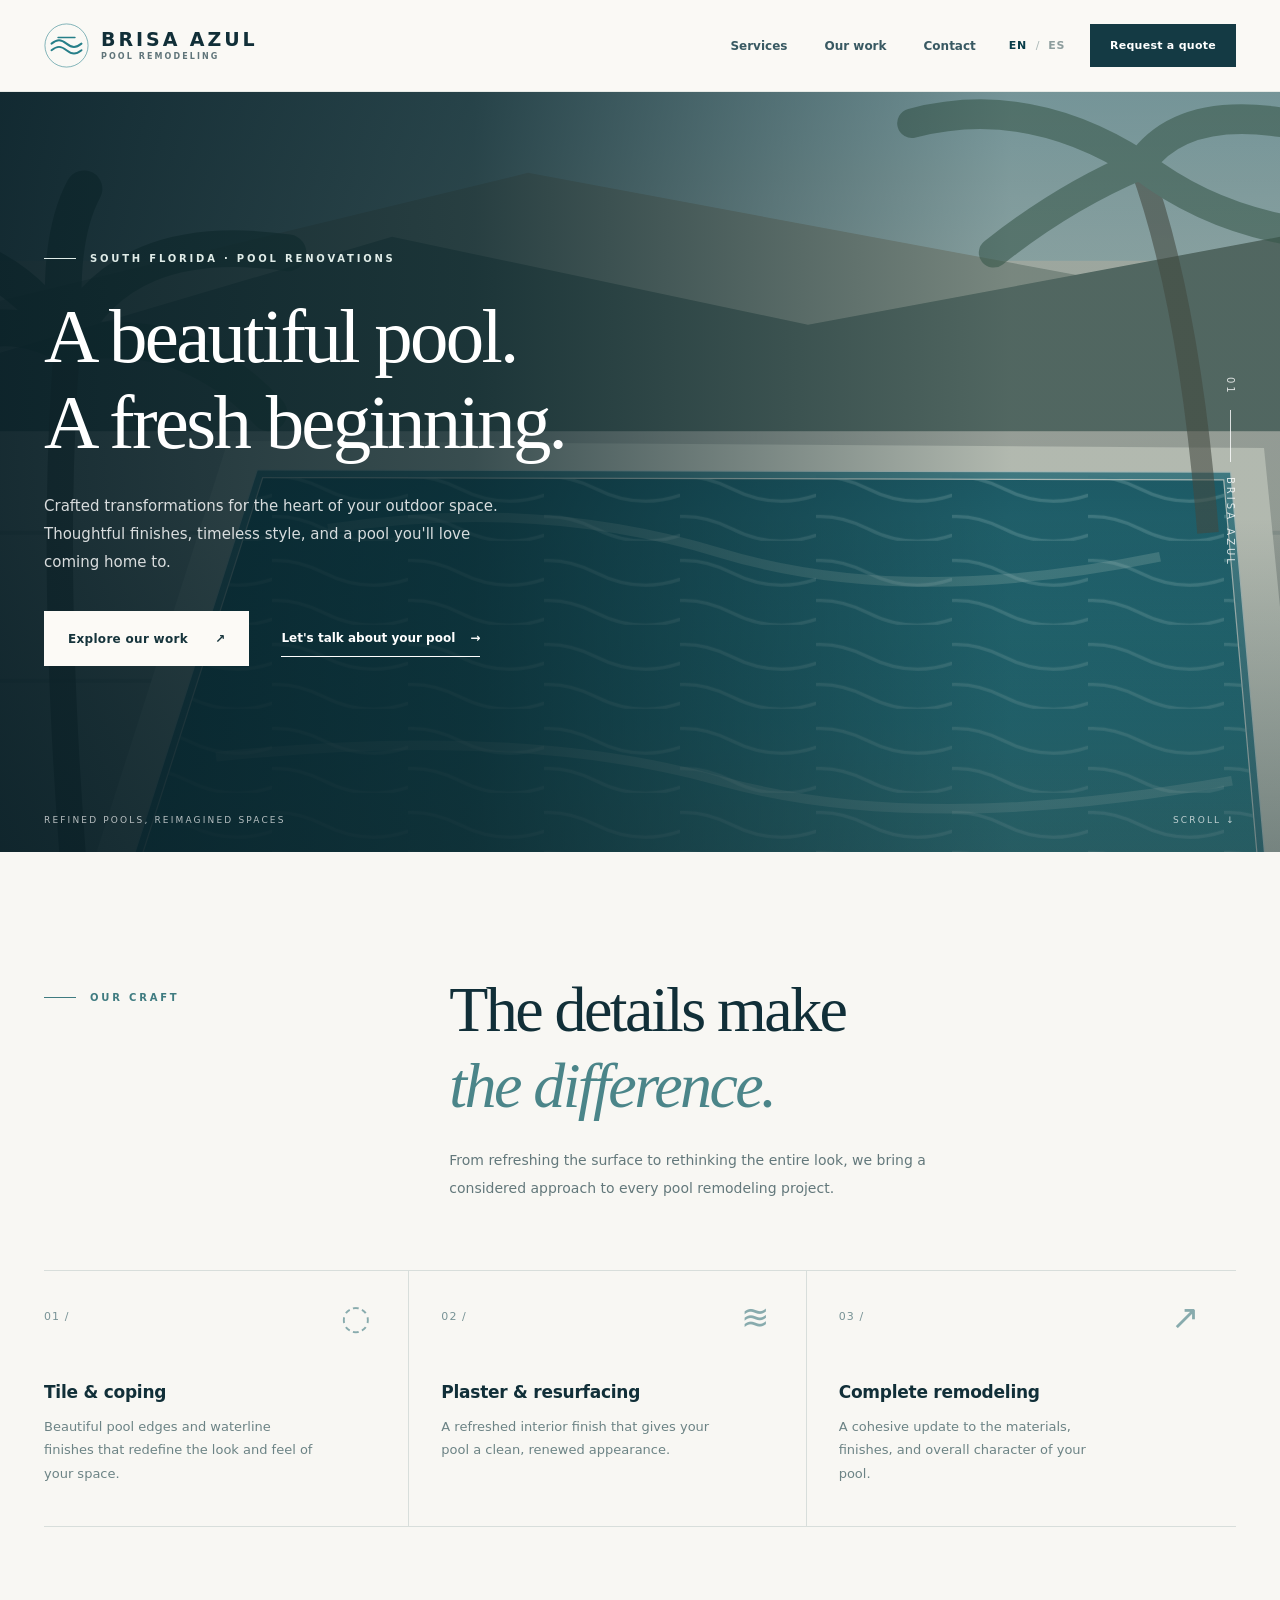
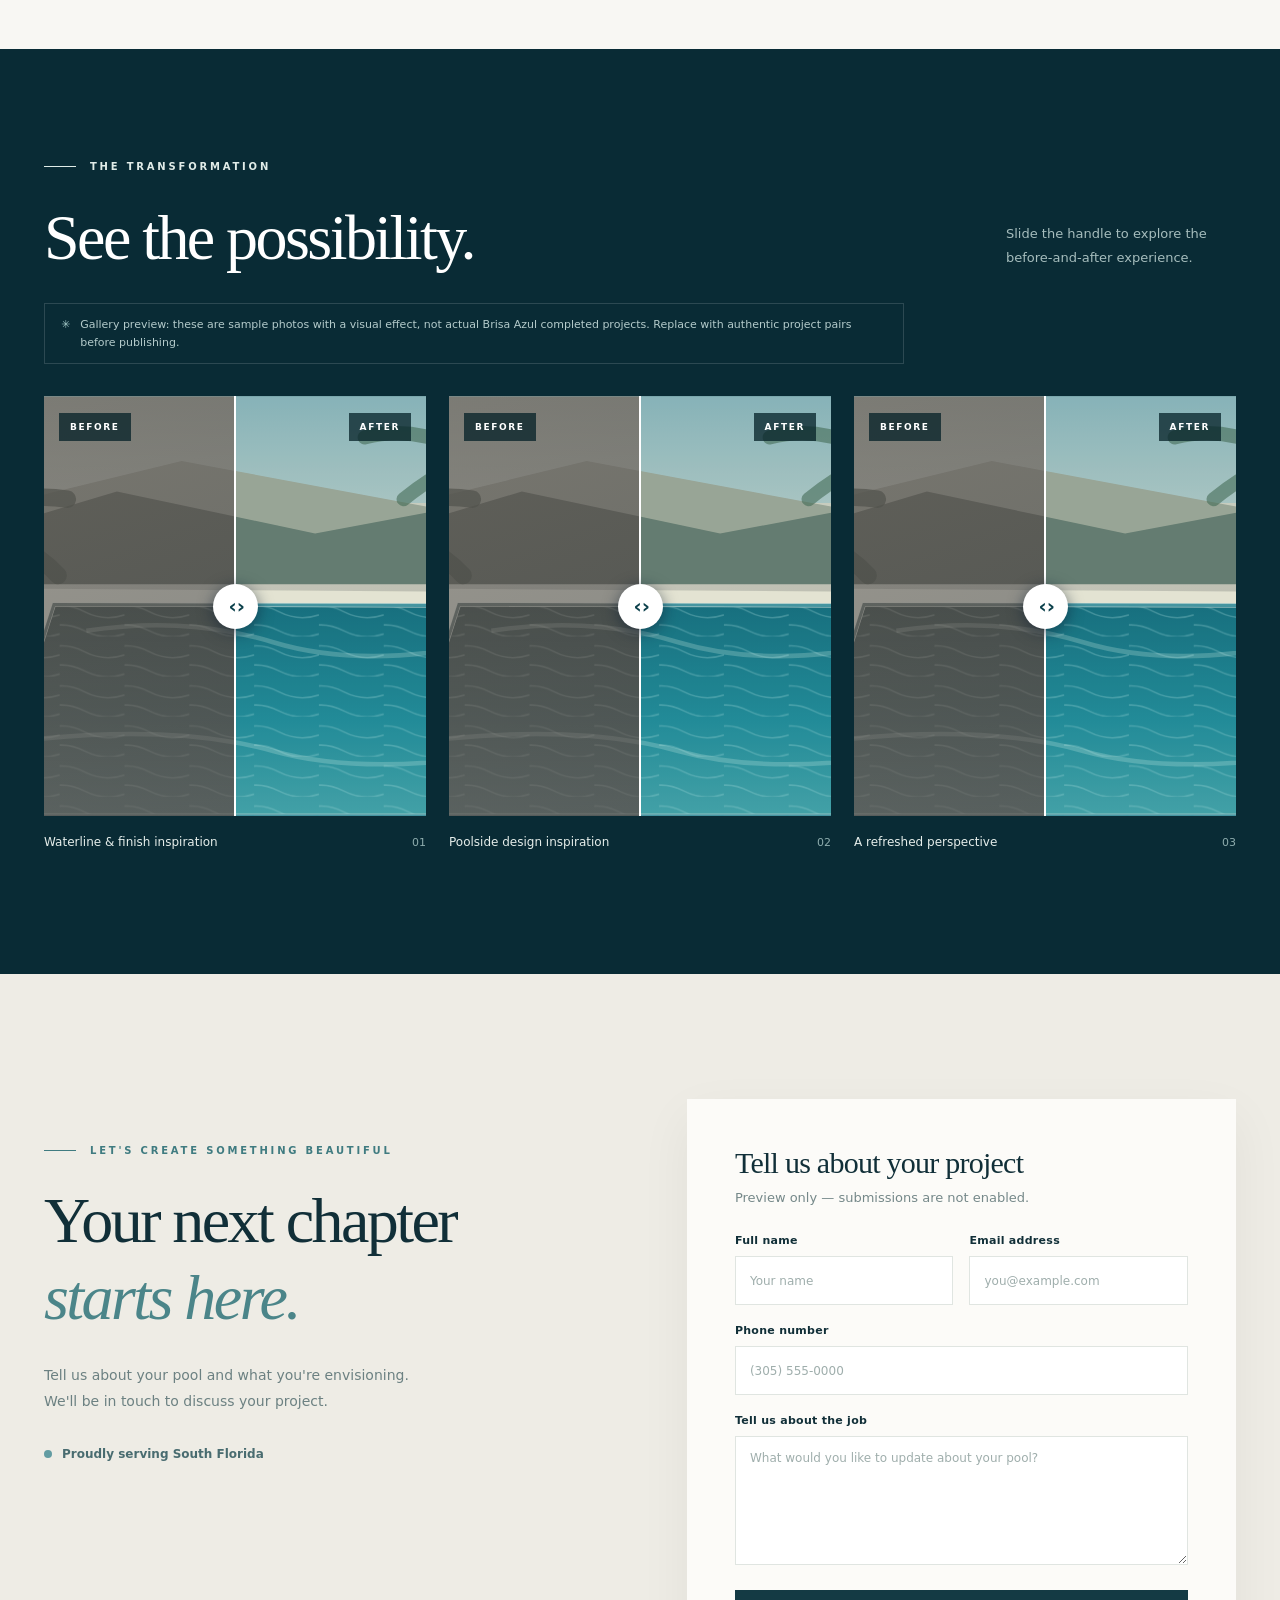
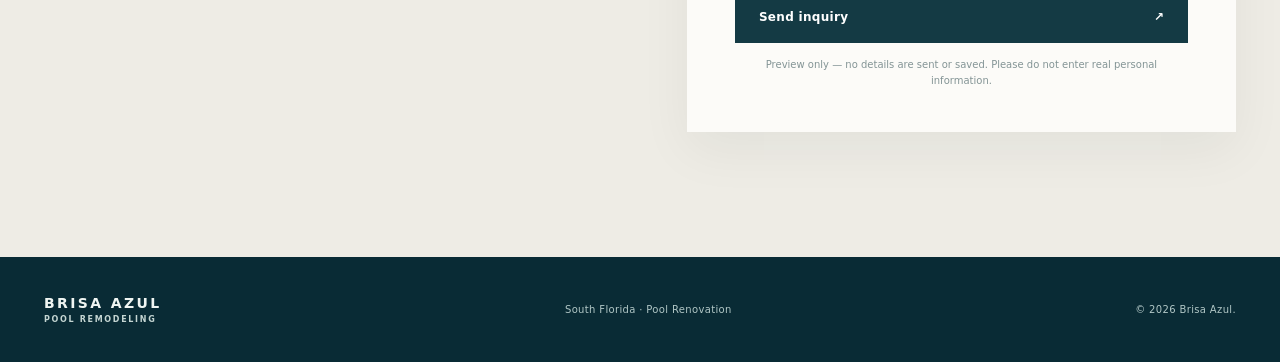
<file: index.html>
<!doctype html>
<html lang="en">
<head>
  <meta charset="utf-8">
  <meta name="viewport" content="width=device-width,initial-scale=1,viewport-fit=cover">
  <meta http-equiv="Content-Security-Policy" content="default-src 'self'; script-src 'self'; style-src 'self' 'unsafe-inline' https://fonts.googleapis.com; font-src 'self' https://fonts.gstatic.com; img-src 'self' https://images.unsplash.com; connect-src 'none'; object-src 'none'; base-uri 'none'; form-action 'none'; upgrade-insecure-requests">
  <meta name="theme-color" content="#102f39">
  <meta name="description" content="Brisa Azul Pool Remodeling — pool tile, coping, plaster, resurfacing and renovations in South Florida. Request a quote for your next pool project.">
  <meta property="og:title" content="Brisa Azul | Pool Remodeling in South Florida">
  <meta property="og:description" content="Beautifully renewed pools. Tile, coping, plaster and complete pool remodeling in South Florida.">
  <title>Brisa Azul | Pool Remodeling · South Florida</title>
  <link rel="preconnect" href="https://fonts.googleapis.com">
  <link rel="preconnect" href="https://fonts.gstatic.com" crossorigin>
  <link href="https://fonts.googleapis.com/css2?family=DM+Sans:wght@400;500;600;700&family=Manrope:wght@400;500;600;700&family=Playfair+Display:wght@400;500;600&display=swap" rel="stylesheet">
  <link rel="stylesheet" href="styles.css">
  <script defer src="script.js"></script>
</head>
<body>
  <a class="skip" href="#main" data-i18n="skip">Skip to content</a>
  <header class="site-header" id="top">
    <div class="shell header-inner">
      <a class="brand" href="#top" aria-label="Brisa Azul Pool Remodeling — home">
        <span class="brand-icon" aria-hidden="true">
          <svg viewBox="0 0 48 48" fill="none"><circle cx="24" cy="24" r="23" stroke="currentColor" stroke-width="1" opacity=".6"/><path d="M8 22c6-4.7 10-4.7 16 0s10 4.7 16 0M8 29c6-4.7 10-4.7 16 0s10 4.7 16 0" stroke="currentColor" stroke-width="2.1" stroke-linecap="round"/><path d="M15 15.5h18" stroke="currentColor" stroke-width="1.6" stroke-linecap="round"/></svg>
        </span>
        <span class="brand-text"><strong>BRISA AZUL</strong><small>POOL REMODELING</small></span>
      </a>
      <nav class="nav-links" aria-label="Main navigation">
        <a href="#services" data-i18n="navServices">Services</a>
        <a href="#work" data-i18n="navWork">Our work</a>
        <a href="#contact" data-i18n="navContact">Contact</a>
      </nav>
      <div class="header-actions">
        <div class="language-switch" role="group" aria-label="Language / Idioma">
          <button type="button" class="lang-btn is-current" data-lang="en" aria-pressed="true" title="English">EN</button>
          <span aria-hidden="true">/</span>
          <button type="button" class="lang-btn" data-lang="es" aria-pressed="false" title="Español">ES</button>
        </div>
        <a class="button button-small button-dark header-quote" href="#contact" data-i18n="ctaQuote">Request a quote <span aria-hidden="true">↗</span></a>
      </div>
    </div>
  </header>

  <main id="main">
    <section class="hero" aria-labelledby="hero-title">
      <div class="hero-photo" role="img" aria-label="Beautiful outdoor swimming pool, sample photography"></div>
      <div class="hero-shade"></div>
      <div class="shell hero-inner">
        <div class="hero-copy">
          <p class="eyebrow eyebrow-light"><span class="eyebrow-line"></span><span data-i18n="heroEyebrow">SOUTH FLORIDA · POOL RENOVATIONS</span></p>
          <h1 id="hero-title" data-i18n="heroTitle">A beautiful pool.<br>A fresh beginning.</h1>
          <p class="hero-desc" data-i18n="heroDesc">Crafted transformations for the heart of your outdoor space. Thoughtful finishes, timeless style, and a pool you'll love coming home to.</p>
          <div class="hero-buttons">
            <a class="button button-white" href="#work"><span data-i18n="heroExplore">Explore our work</span><span class="arrow" aria-hidden="true">↗</span></a>
            <a class="text-link text-link-light" href="#contact"><span data-i18n="heroDiscuss">Let's talk about your pool</span><span aria-hidden="true">→</span></a>
          </div>
        </div>
        <div class="hero-side" aria-hidden="true"><span>01</span><span class="vertical-rule"></span><span>BRISA AZUL</span></div>
      </div>
      <div class="hero-bottom shell"><span data-i18n="heroBottom">REFINED POOLS, REIMAGINED SPACES</span><span aria-hidden="true">SCROLL ↓</span></div>
    </section>

    <section class="intro-section" id="services" aria-labelledby="services-title">
      <div class="shell">
        <div class="intro-grid">
          <div><p class="eyebrow dark-eyebrow"><span class="eyebrow-line"></span><span data-i18n="servicesEyebrow">OUR CRAFT</span></p></div>
          <div><h2 class="serif-heading" id="services-title" data-i18n="servicesTitle">The details make<br><em>the difference.</em></h2><p class="intro-body" data-i18n="servicesIntro">From refreshing the surface to rethinking the entire look, we bring a considered approach to every pool remodeling project.</p></div>
        </div>
        <div class="service-grid">
          <article class="service-card"><span class="service-number">01 /</span><span class="service-mark" aria-hidden="true">◌</span><h3 data-i18n="service1">Tile &amp; coping</h3><p data-i18n="service1Desc">Beautiful pool edges and waterline finishes that redefine the look and feel of your space.</p></article>
          <article class="service-card"><span class="service-number">02 /</span><span class="service-mark" aria-hidden="true">≋</span><h3 data-i18n="service2">Plaster &amp; resurfacing</h3><p data-i18n="service2Desc">A refreshed interior finish that gives your pool a clean, renewed appearance.</p></article>
          <article class="service-card"><span class="service-number">03 /</span><span class="service-mark" aria-hidden="true">↗</span><h3 data-i18n="service3">Complete remodeling</h3><p data-i18n="service3Desc">A cohesive update to the materials, finishes, and overall character of your pool.</p></article>
        </div>
      </div>
    </section>

    <section class="work-section" id="work" aria-labelledby="work-title">
      <div class="shell">
        <div class="work-heading"><div><p class="eyebrow eyebrow-light"><span class="eyebrow-line"></span><span data-i18n="workEyebrow">THE TRANSFORMATION</span></p><h2 class="serif-heading heading-light" id="work-title" data-i18n="workTitle">See the possibility.</h2></div><p data-i18n="workSubtitle">Slide the handle to explore the before-and-after experience.</p></div>
        <p class="demo-note" role="note"><span aria-hidden="true">✳</span><span data-i18n="demoNote">Gallery preview: these are sample photos with a visual effect, not actual Brisa Azul completed projects. Replace with authentic project pairs before publishing.</span></p>
        <div class="project-grid">
          <article class="project-card">
            <div class="comparison" style="--split:50%" data-comparison>
              <img class="after-photo" src="https://images.unsplash.com/photo-1576013551627-0cc20b96c2a7?w=1100&auto=format&fit=crop&q=82" alt="Example outdoor pool photo, visually enhanced illustration" loading="lazy" data-i18n-alt="afterAlt">
              <div class="before-clip"><img src="https://images.unsplash.com/photo-1576013551627-0cc20b96c2a7?w=1100&auto=format&fit=crop&q=82" alt="Same sample pool photo with faded before-style visual filter" loading="lazy" data-i18n-alt="beforeAlt"></div>
              <span class="image-chip chip-before" data-i18n="before">BEFORE</span><span class="image-chip chip-after" data-i18n="after">AFTER</span>
              <div class="compare-divider" aria-hidden="true"><span class="compare-handle">‹ ›</span></div>
              <input class="compare-range" type="range" min="0" max="100" value="50" aria-label="Swipe to compare the before and after sample" data-i18n-aria="rangeLabel">
            </div>
            <div class="project-caption"><span data-i18n="project1">Waterline &amp; finish inspiration</span><span class="project-no">01</span></div>
          </article>
          <article class="project-card">
            <div class="comparison" style="--split:50%" data-comparison>
              <img class="after-photo" src="https://images.unsplash.com/photo-1575429198097-0414ec08e8cd?w=1100&auto=format&fit=crop&q=82" alt="Example clean turquoise pool photo" loading="lazy" data-i18n-alt="afterAlt">
              <div class="before-clip"><img src="https://images.unsplash.com/photo-1575429198097-0414ec08e8cd?w=1100&auto=format&fit=crop&q=82" alt="Same sample pool photo with faded before-style visual filter" loading="lazy" data-i18n-alt="beforeAlt"></div>
              <span class="image-chip chip-before" data-i18n="before">BEFORE</span><span class="image-chip chip-after" data-i18n="after">AFTER</span>
              <div class="compare-divider" aria-hidden="true"><span class="compare-handle">‹ ›</span></div>
              <input class="compare-range" type="range" min="0" max="100" value="50" aria-label="Swipe to compare the before and after sample" data-i18n-aria="rangeLabel">
            </div>
            <div class="project-caption"><span data-i18n="project2">Poolside design inspiration</span><span class="project-no">02</span></div>
          </article>
          <article class="project-card">
            <div class="comparison" style="--split:50%" data-comparison>
              <img class="after-photo" src="https://images.unsplash.com/photo-1572331165267-854da2b10ccc?w=1100&auto=format&fit=crop&q=82" alt="Example resort-style pool photo" loading="lazy" data-i18n-alt="afterAlt">
              <div class="before-clip"><img src="https://images.unsplash.com/photo-1572331165267-854da2b10ccc?w=1100&auto=format&fit=crop&q=82" alt="Same sample pool photo with faded before-style visual filter" loading="lazy" data-i18n-alt="beforeAlt"></div>
              <span class="image-chip chip-before" data-i18n="before">BEFORE</span><span class="image-chip chip-after" data-i18n="after">AFTER</span>
              <div class="compare-divider" aria-hidden="true"><span class="compare-handle">‹ ›</span></div>
              <input class="compare-range" type="range" min="0" max="100" value="50" aria-label="Swipe to compare the before and after sample" data-i18n-aria="rangeLabel">
            </div>
            <div class="project-caption"><span data-i18n="project3">A refreshed perspective</span><span class="project-no">03</span></div>
          </article>
        </div>
      </div>
    </section>

    <section class="contact-section" id="contact" aria-labelledby="contact-title">
      <div class="shell contact-grid">
        <div class="contact-copy"><p class="eyebrow dark-eyebrow"><span class="eyebrow-line"></span><span data-i18n="contactEyebrow">LET'S CREATE SOMETHING BEAUTIFUL</span></p><h2 class="serif-heading" id="contact-title" data-i18n="contactTitle">Your next chapter<br><em>starts here.</em></h2><p data-i18n="contactIntro">Tell us about your pool and what you're envisioning. We'll be in touch to discuss your project.</p><div class="region-pill"><span class="region-dot"></span><span data-i18n="region">Proudly serving South Florida</span></div></div>
        <div class="form-panel">
          <h3 data-i18n="formTitle">Tell us about your project</h3>
          <p class="form-subtitle" data-i18n="formSub">Preview only — submissions are not enabled.</p>
          <form id="contact-form" name="pool-inquiry">
            <input type="hidden" name="language" id="contact-language" value="en">
            <p class="hidden-field"><label>Don't fill this out <input name="bot-field" tabindex="-1" autocomplete="off"></label></p>
            <div class="form-row">
              <div class="form-field"><label for="name" data-i18n="labelName">Full name</label><input id="name" name="name" autocomplete="name" type="text" required maxlength="120" data-i18n-placeholder="placeholderName" placeholder="Your name"></div>
              <div class="form-field"><label for="email" data-i18n="labelEmail">Email address</label><input id="email" name="email" autocomplete="email" type="email" required maxlength="254" data-i18n-placeholder="placeholderEmail" placeholder="you@example.com"></div>
            </div>
            <div class="form-field"><label for="phone" data-i18n="labelPhone">Phone number</label><input id="phone" name="phone" type="tel" autocomplete="tel" inputmode="tel" required minlength="7" maxlength="30" data-i18n-placeholder="placeholderPhone" placeholder="(305) 555-0000"></div>
            <div class="form-field"><label for="details" data-i18n="labelDetails">Tell us about the job</label><textarea id="details" name="description" rows="5" required minlength="10" maxlength="3000" data-i18n-placeholder="placeholderDetails" placeholder="What would you like to update about your pool?"></textarea></div>
            <button type="button" data-demo-submit class="button button-dark submit-button"><span data-i18n="sendRequest">Send inquiry</span><span aria-hidden="true">↗</span></button>
            <p class="form-privacy" data-i18n="formPrivacy">Preview only — no details are sent or saved. Please do not enter real personal information.</p>
            <p id="form-feedback" class="form-feedback" role="status" aria-live="polite" hidden></p>
          </form>
        </div>
      </div>
    </section>
  </main>

  <footer class="site-footer"><div class="shell footer-inner"><a class="footer-brand" href="#top">BRISA AZUL <span>POOL REMODELING</span></a><span data-i18n="footerArea">South Florida · Pool Renovation</span><span class="copyright">© <span id="year"></span> Brisa Azul.</span></div></footer>
  <a class="mobile-sticky-cta" href="#contact"><span data-i18n="mobileCta">Request a quote</span><span aria-hidden="true">↗</span></a>
</body>
</html>
</file>
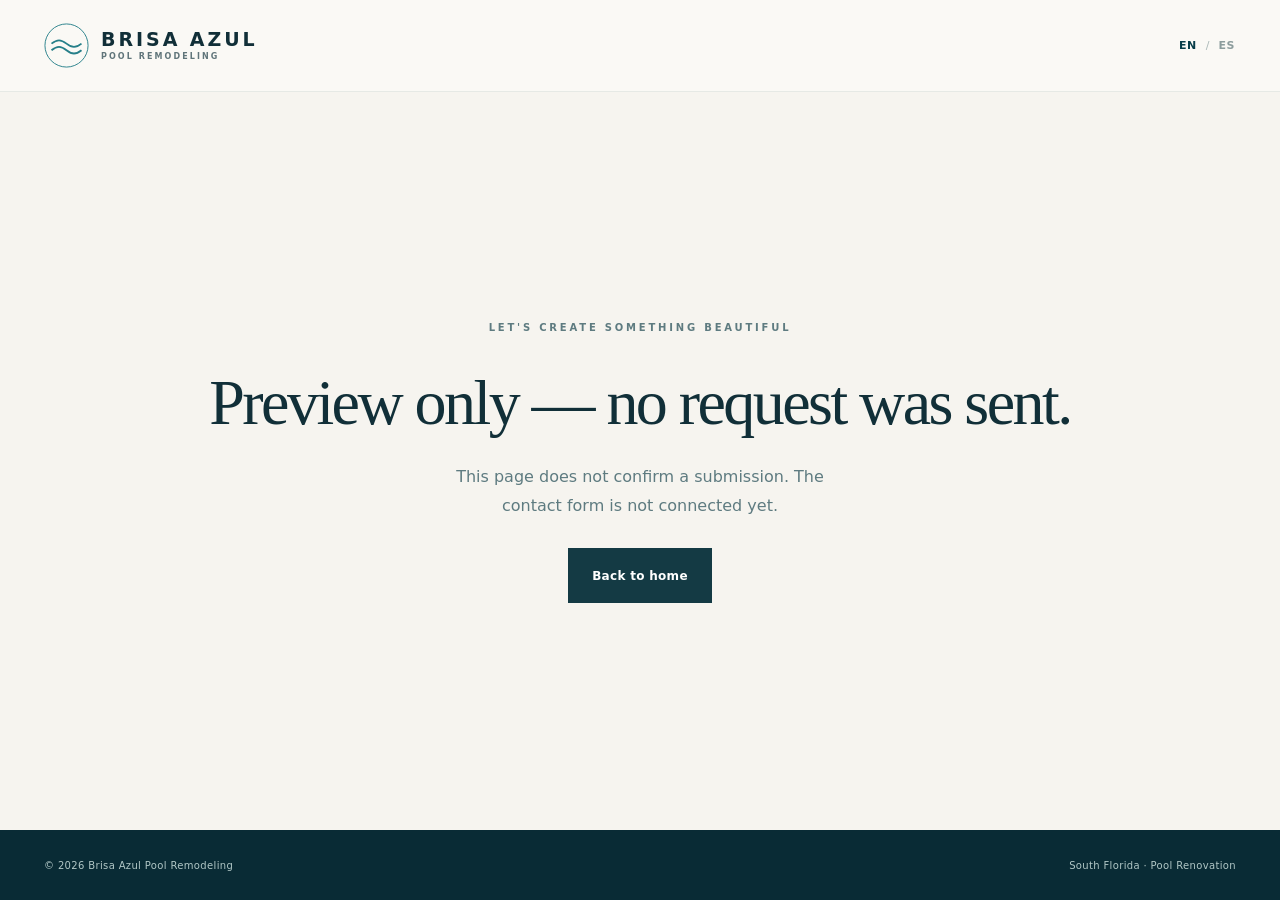
<file: thank-you.html>
<!doctype html><html lang="en"><head><meta charset="utf-8"><meta name="viewport" content="width=device-width,initial-scale=1"><meta http-equiv="Content-Security-Policy" content="default-src 'self'; script-src 'self'; style-src 'self' 'unsafe-inline' https://fonts.googleapis.com; font-src 'self' https://fonts.gstatic.com; img-src 'self' https://images.unsplash.com; connect-src 'none'; object-src 'none'; base-uri 'none'; form-action 'none'; upgrade-insecure-requests"><meta name="theme-color" content="#102f39"><title>Thank you | Brisa Azul</title><link rel="preconnect" href="https://fonts.googleapis.com"><link rel="preconnect" href="https://fonts.gstatic.com" crossorigin><link href="https://fonts.googleapis.com/css2?family=DM+Sans:wght@400;500;600;700&family=Playfair+Display:wght@400;500;600&display=swap" rel="stylesheet"><link rel="stylesheet" href="styles.css"><script defer src="script.js"></script></head><body class="thankyou-page"><header class="site-header"><div class="shell header-inner"><a class="brand" href="index.html"><span class="brand-icon" aria-hidden="true"><svg viewBox="0 0 48 48" fill="none"><circle cx="24" cy="24" r="23" stroke="currentColor"/><path d="M8 22c6-4.7 10-4.7 16 0s10 4.7 16 0M8 29c6-4.7 10-4.7 16 0s10 4.7 16 0" stroke="currentColor" stroke-width="2"/></svg></span><span class="brand-text"><strong>BRISA AZUL</strong><small>POOL REMODELING</small></span></a><div class="language-switch" role="group" aria-label="Language / Idioma"><button type="button" class="lang-btn is-current" data-lang="en" aria-pressed="true">EN</button><span aria-hidden="true">/</span><button type="button" class="lang-btn" data-lang="es" aria-pressed="false">ES</button></div></div></header><main class="thankyou-main"><div><p class="eyebrow dark-eyebrow" style="justify-content:center" data-i18n="contactEyebrow">LET'S CREATE SOMETHING BEAUTIFUL</p><h1 class="serif-heading" data-i18n="thankyouTitle">Preview only — no request was sent.</h1><p data-i18n="thankyouDesc">This page does not confirm a submission. The contact form is not connected yet.</p><a class="button button-dark back-button" href="index.html" data-i18n="thankyouBack">Back to home</a></div></main><footer class="site-footer"><div class="shell footer-inner"><span>© <span id="year"></span> Brisa Azul Pool Remodeling</span><span data-i18n="footerArea">South Florida · Pool Renovation</span></div></footer></body></html>
</file>
<file: styles.css>
:root{--ink:#112f38;--deep:#092b35;--deeper:#06242e;--teal:#4d8e94;--sand:#f6f4ef;--warm:#edeae2;--muted:#668088;--white:#fff;--serif:'Playfair Display',Georgia,serif;--sans:'DM Sans',system-ui,-apple-system,sans-serif;--max:1200px}*{box-sizing:border-box}html{scroll-behavior:smooth;scroll-padding-top:86px}body{margin:0;background:var(--sand);color:var(--ink);font-family:var(--sans);-webkit-font-smoothing:antialiased}button,input,textarea{font:inherit}button,a{-webkit-tap-highlight-color:transparent}a{color:inherit;text-decoration:none}button{cursor:pointer}img{max-width:100%}.shell{width:min(calc(100% - 88px),var(--max));margin:0 auto}.skip{position:absolute;left:-9999px;top:8px;background:white;color:black;z-index:99;padding:12px}.skip:focus{left:8px}.site-header{position:relative;background:#faf9f5;z-index:30;border-bottom:1px solid rgba(23,65,70,.09)}.header-inner{height:91px;display:flex;align-items:center;justify-content:space-between;gap:32px}.brand{display:inline-flex;align-items:center;gap:12px;flex-shrink:0}.brand-icon{color:#267f89;width:45px;height:45px;display:block}.brand-icon svg{width:100%;height:100%}.brand-text{display:flex;flex-direction:column;gap:3px}.brand-text strong{font-family:var(--sans);font-weight:700;font-size:19px;line-height:1;letter-spacing:.155em}.brand-text small{letter-spacing:.26em;font-size:8px;font-weight:700;color:#60757a}.nav-links{display:flex;align-items:center;gap:37px;margin-left:auto}.nav-links a{font-size:12px;font-weight:600;color:#385962;transition:color .2s}.nav-links a:hover{color:#1b8990}.header-actions{display:flex;align-items:center;gap:24px}.language-switch{display:flex;align-items:center;gap:8px;color:#abb9b8;font-size:11px}.lang-btn{border:0;background:transparent;padding:9px 1px;color:#8c9d9d;font-weight:700;letter-spacing:.05em;font-size:11px}.lang-btn.is-current{color:#073d49}.lang-btn:focus-visible,.nav-links a:focus-visible,a:focus-visible,button:focus-visible,input:focus-visible,textarea:focus-visible{outline:3px solid #67bbc1;outline-offset:4px}.button{display:inline-flex;align-items:center;justify-content:space-between;gap:27px;min-height:55px;padding:0 23px;font-size:12px;font-weight:700;letter-spacing:.025em;border:1px solid transparent;transition:background .2s,color .2s,transform .2s}.button:hover{transform:translateY(-1px)}.button-small{min-height:43px;padding:0 19px;font-size:11px;gap:19px}.button-dark{background:#143a44;color:white}.button-dark:hover{background:#27656a}.button-white{background:#fcfaf6;color:#16343c;min-width:204px}.button-white:hover{background:#e0f2ee}.hero{height:min(760px,calc(100svh - 91px));min-height:620px;background:#153944;position:relative;color:white;overflow:hidden}.hero-photo{position:absolute;inset:0;background-image:url('https://images.unsplash.com/photo-1572331165267-854da2b10ccc?w=2200&auto=format&fit=crop&q=85'),url('pool-fallback.svg');background-position:50% 46%;background-size:cover;filter:saturate(.81) contrast(1.03)}.hero-shade{position:absolute;inset:0;background:linear-gradient(90deg,rgba(5,28,36,.91) 0%,rgba(5,32,39,.77) 37%,rgba(5,35,40,.23) 79%),linear-gradient(0deg,rgba(5,32,39,.35),transparent 44%)}.hero-inner{height:100%;display:flex;align-items:center;justify-content:space-between;position:relative}.hero-copy{max-width:720px;margin-top:-25px}.eyebrow{display:flex;gap:14px;align-items:center;font-size:10px;letter-spacing:.28em;font-weight:700;margin:0 0 30px}.eyebrow-line{width:32px;height:1px;display:inline-block;background:currentColor;flex-shrink:0}.eyebrow-light{color:#e0ece8}.dark-eyebrow{color:#3f7b80}.hero h1{font-family:var(--serif);font-size:clamp(56px,6vw,91px);letter-spacing:-.035em;font-weight:400;line-height:1.13;margin:0 0 26px}.hero-desc{font-size:15px;line-height:1.85;max-width:465px;font-weight:400;color:rgba(255,255,255,.83);margin:0}.hero-buttons{display:flex;align-items:center;gap:32px;margin-top:35px}.text-link{font-size:12px;font-weight:600;display:inline-flex;align-items:center;gap:15px;padding:11px 0;border-bottom:1px solid currentColor}.text-link-light{color:white}.hero-side{font-size:10px;letter-spacing:.3em;display:flex;align-items:center;gap:15px;writing-mode:vertical-rl;opacity:.8}.hero-side .vertical-rule{height:52px;width:1px;background:white}.hero-bottom{position:absolute;bottom:27px;left:50%;transform:translateX(-50%);font-size:9px;letter-spacing:.24em;display:flex;justify-content:space-between;color:rgba(255,255,255,.7)}.intro-section{padding:120px 0 122px;background:#f8f7f3}.intro-grid{display:grid;grid-template-columns:34% 66%;align-items:start;margin-bottom:68px}.intro-grid .eyebrow{margin-top:20px}.serif-heading{font-family:var(--serif);font-size:clamp(41px,5vw,66px);line-height:1.19;font-weight:400;letter-spacing:-.04em;margin:0}.serif-heading em{font-weight:400;color:#4b8589}.intro-body{max-width:520px;color:#63787b;font-size:14px;line-height:1.95;margin:23px 0 0}.service-grid{display:grid;grid-template-columns:repeat(3,1fr);border-top:1px solid #d8dedb;border-bottom:1px solid #d8dedb}.service-card{padding:34px 40px 34px 0;min-height:255px;position:relative}.service-card:not(:last-child){border-right:1px solid #d8dedb;margin-right:32px}.service-number{color:#789396;font-size:11px;letter-spacing:.1em}.service-mark{font-family:Georgia,serif;position:absolute;top:26px;right:37px;font-size:34px;font-weight:400;color:#88abad}.service-card h3{font-size:17px;letter-spacing:-.015em;margin:58px 0 13px;font-weight:600}.service-card p{font-size:13px;line-height:1.8;color:#6c8385;max-width:280px;margin:0}.work-section{background:var(--deep);color:white;padding:112px 0 125px}.work-heading{display:flex;justify-content:space-between;align-items:end;gap:45px}.work-heading .eyebrow{margin-bottom:28px}.heading-light{color:#fff}.work-heading>p{font-size:13px;line-height:1.8;color:#a6bdbd;max-width:230px;margin:0 0 7px}.demo-note{font-size:11px;line-height:1.6;color:#b4cbcb;margin:27px 0 0;padding:12px 16px;border:1px solid rgba(255,255,255,.14);display:flex;gap:10px;align-items:start;max-width:860px}.demo-note>span:first-child{color:#a3c8c7}.project-grid{display:grid;grid-template-columns:repeat(3,1fr);gap:23px;margin-top:32px}.comparison{position:relative;overflow:hidden;aspect-ratio:4/4.4;background:#416d73;--split:50%;isolation:isolate;user-select:none}.comparison>img,.before-clip img{height:100%;width:100%;object-fit:cover;display:block;position:absolute;inset:0}.after-photo{filter:saturate(1.04)}.before-clip{position:absolute;inset:0;clip-path:inset(0 calc(100% - var(--split)) 0 0);z-index:1}.before-clip img{filter:grayscale(.66) sepia(.2) saturate(.48) contrast(.78) brightness(.77)}.before-clip:after{content:"";position:absolute;inset:0;pointer-events:none;background:linear-gradient(160deg,rgba(110,99,73,.18),rgba(17,36,38,.23))}.image-chip{position:absolute;z-index:3;top:17px;color:white;background:rgba(4,31,39,.74);font-size:9px;letter-spacing:.18em;font-weight:700;padding:9px 11px;pointer-events:none}.chip-before{left:15px}.chip-after{right:15px}.compare-divider{position:absolute;z-index:4;top:0;bottom:0;left:var(--split);width:2px;transform:translateX(-1px);background:white;pointer-events:none;display:flex;align-items:center;justify-content:center}.compare-handle{width:45px;height:45px;border-radius:50%;background:white;color:#0b404b;display:grid;place-items:center;flex-shrink:0;font:700 20px/1 var(--sans);letter-spacing:-.17em;box-shadow:0 3px 15px #1239}.compare-range{position:absolute;z-index:5;inset:0;width:100%;height:100%;margin:0;opacity:0;cursor:ew-resize;touch-action:pan-y}.project-caption{display:flex;justify-content:space-between;align-items:center;color:#e6eeeb;font-size:12px;gap:12px;margin-top:19px}.project-no{color:#8fadae;font-size:11px}.contact-section{background:#eeece5;padding:125px 0}.contact-grid{display:grid;grid-template-columns:1fr 1.05fr;gap:min(10vw,120px);align-items:start}.contact-copy{padding-top:46px}.contact-copy .eyebrow{margin-bottom:27px}.contact-copy>p:not(.eyebrow){max-width:375px;color:#6c8182;font-size:14px;line-height:1.9;margin:26px 0 32px}.region-pill{font-size:12px;color:#496c70;display:flex;align-items:center;gap:10px;font-weight:600}.region-dot{width:8px;height:8px;background:#629ca2;border-radius:50%}.form-panel{background:#fcfbf8;padding:47px 48px 43px;box-shadow:0 18px 50px rgba(20,42,43,.055)}.form-panel h3{font-family:var(--serif);font-size:30px;font-weight:400;letter-spacing:-.025em;margin:0 0 10px}.form-subtitle{font-size:13px;color:#758889;margin:0 0 29px}.form-row{display:grid;grid-template-columns:1fr 1fr;gap:16px}.form-field{margin-bottom:19px}.form-field label{font-size:11px;font-weight:700;letter-spacing:.025em;display:block;margin-bottom:9px}.form-field input,.form-field textarea{width:100%;border:1px solid #e0e5e1;background:#fff;padding:14px 14px;min-height:49px;border-radius:0;font-size:12px;color:#173d43;outline:0;transition:border-color .2s,box-shadow .2s}.form-field textarea{resize:vertical;min-height:129px}.form-field input:focus,.form-field textarea:focus{border-color:#5da4a8;box-shadow:0 0 0 3px rgba(93,164,168,.13)}.form-field input::placeholder,.form-field textarea::placeholder{color:#9faeac}.submit-button{width:100%;margin-top:2px;min-height:53px}.form-privacy{font-size:10px;color:#839495;line-height:1.6;text-align:center;margin:14px 0 0}.form-feedback{background:#e9f4f2;border:1px solid #80b7b4;padding:14px;color:#194a50;font-size:12px;line-height:1.6}.hidden-field{position:absolute;left:-9999px}.site-footer{background:#092b35;color:#eff5f2}.footer-inner{min-height:105px;display:flex;align-items:center;justify-content:space-between;gap:20px}.footer-brand{font-size:14px;font-weight:700;letter-spacing:.17em}.footer-brand span{display:block;font-size:8px;letter-spacing:.21em;margin-top:4px;color:#c4d5d2}.footer-inner>span{font-size:10px;color:#b1c7c6;letter-spacing:.035em}.mobile-sticky-cta{display:none}.thankyou-page{min-height:100svh;display:flex;flex-direction:column}.thankyou-main{flex:1;display:grid;place-items:center;padding:80px 22px;text-align:center}.thankyou-main .serif-heading{margin-bottom:22px}.thankyou-main p{color:#5e7b80;max-width:430px;line-height:1.8;margin:0 auto 28px}.back-button{margin:auto}.thankyou-page .footer-inner{min-height:70px}@media(max-width:1100px){.shell{width:min(calc(100% - 52px),var(--max))}.header-inner{gap:20px}.nav-links{gap:20px}.header-actions{gap:15px}.service-card:not(:last-child){margin-right:20px}.service-card{padding-right:18px}.contact-grid{gap:50px}.form-panel{padding:40px 32px}}@media(max-width:800px){.header-inner{height:76px}.brand-icon{width:39px;height:39px}.brand-text strong{font-size:16px}.brand-text small{font-size:7px}.nav-links{display:none}.header-quote{min-height:40px;padding:0 13px}.header-actions{gap:12px}.hero{min-height:620px;height:min(750px,calc(100svh - 76px))}.hero-shade{background:linear-gradient(90deg,rgba(5,28,36,.88),rgba(5,28,36,.52)),linear-gradient(0deg,rgba(5,28,36,.5),transparent 50%)}.hero-copy{margin-top:0}.hero h1{font-size:clamp(50px,8vw,74px)}.hero-side{display:none}.intro-section,.work-section,.contact-section{padding:85px 0}.intro-grid{grid-template-columns:1fr;gap:14px}.intro-grid .eyebrow{margin:0}.service-grid{grid-template-columns:1fr}.service-card,.service-card:not(:last-child){border-right:0;border-bottom:1px solid #d8dedb;margin-right:0;min-height:0;padding:26px 15px 29px 0}.service-card h3{margin-top:28px}.service-mark{top:24px;right:8px}.service-grid{border-bottom:0}.project-grid{grid-template-columns:repeat(2,minmax(0,1fr))}.work-heading{align-items:start;flex-direction:column;gap:10px}.work-heading>p{max-width:480px}.contact-grid{grid-template-columns:1fr;gap:40px}.contact-copy{padding-top:0}.form-panel{max-width:640px}.footer-inner{flex-wrap:wrap;padding:22px 0}}@media(max-width:580px){html{scroll-padding-top:73px}.shell{width:calc(100% - 36px)}.header-inner{height:73px;gap:8px}.brand{gap:7px}.brand-icon{width:36px;height:36px}.brand-text strong{font-size:14px;letter-spacing:.13em}.brand-text small{font-size:6.7px;letter-spacing:.17em}.header-quote{display:none}.language-switch{gap:7px}.lang-btn{padding:9px 1px;font-size:12px}.hero{min-height:645px;height:calc(100svh - 73px);max-height:760px}.hero-photo{background-position:57% center}.hero-shade{background:linear-gradient(90deg,rgba(4,25,33,.84),rgba(4,25,33,.39)),linear-gradient(0deg,rgba(5,26,33,.62),transparent 60%)}.hero-inner{align-items:center}.hero-copy{margin-top:-18px}.eyebrow{letter-spacing:.18em;font-size:9px;gap:10px;margin-bottom:25px}.eyebrow-line{width:22px}.hero h1{font-size:clamp(46px,11.6vw,64px);line-height:1.15;letter-spacing:-.04em}.hero-desc{font-size:13px;line-height:1.8;max-width:340px}.hero-buttons{flex-direction:column;align-items:flex-start;gap:19px;margin-top:26px}.button-white{min-height:52px}.text-link{font-size:11px}.hero-bottom{bottom:23px;font-size:8px;letter-spacing:.12em}.intro-section,.work-section{padding:76px 0 84px}.contact-section{padding:76px 0 95px}.serif-heading{font-size:clamp(38px,9vw,51px)}.intro-body{font-size:13px}.intro-grid{margin-bottom:36px}.service-card h3{font-size:17px}.work-heading>p{font-size:12px}.demo-note{margin-top:21px;font-size:10px}.project-grid{grid-template-columns:1fr;gap:34px}.comparison{aspect-ratio:5/4.2}.project-caption{margin-top:12px}.form-panel{padding:30px 22px 28px}.form-panel h3{font-size:27px}.form-row{grid-template-columns:1fr;gap:0}.form-field{margin-bottom:15px}.form-field input{min-height:48px}.contact-copy>p:not(.eyebrow){margin:19px 0 22px}.footer-inner{padding:27px 0 102px;align-items:flex-start;gap:16px}.footer-inner>span{font-size:9px}.mobile-sticky-cta{position:fixed;bottom:0;left:0;right:0;z-index:45;display:flex;align-items:center;justify-content:space-between;min-height:61px;padding:0 23px calc(env(safe-area-inset-bottom) / 2);background:#143a44;color:white;box-shadow:0 -7px 25px #0002;font-weight:700;font-size:13px}.contact-section:has(input:focus)~.site-footer~.mobile-sticky-cta{display:none}}@media(prefers-reduced-motion:reduce){html{scroll-behavior:auto}.button,.nav-links a{transition:none}}
</file>
